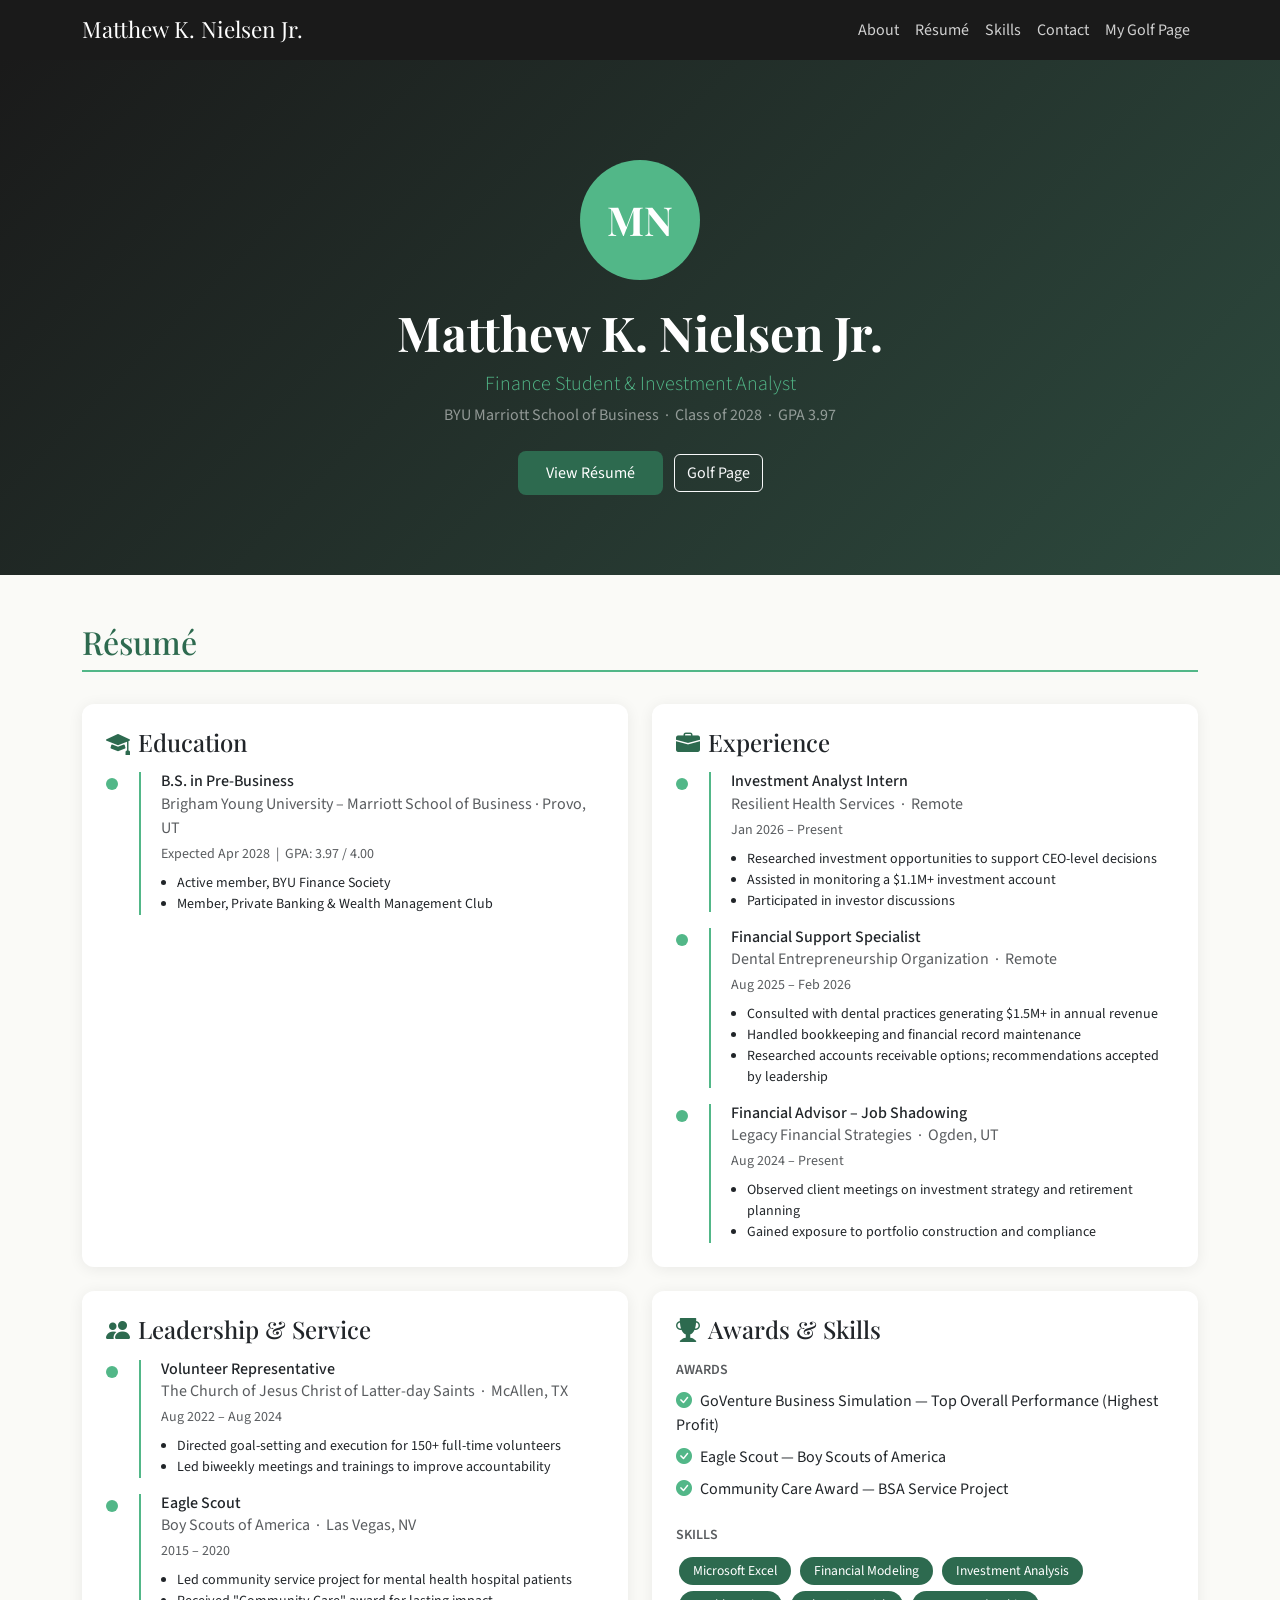
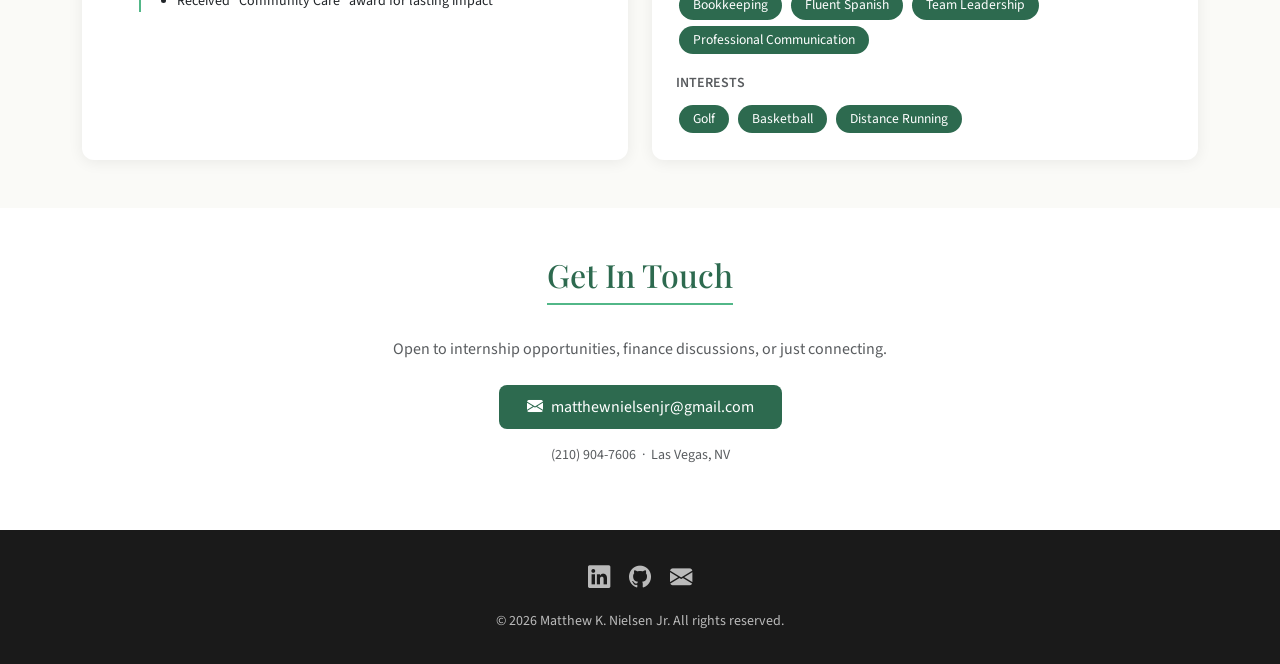
<file: index.html>
<!DOCTYPE html>
<html lang="en">
<head>
  <meta charset="UTF-8" />
  <meta name="viewport" content="width=device-width, initial-scale=1.0"/>
  <title>Matthew K. Nielsen Jr. | Portfolio</title>
  <link href="https://cdn.jsdelivr.net/npm/bootstrap@5.3.2/dist/css/bootstrap.min.css" rel="stylesheet"/>
  <link href="https://fonts.googleapis.com/css2?family=Playfair+Display:wght@400;700&family=Source+Sans+3:wght@300;400;600&display=swap" rel="stylesheet"/>
  <link rel="stylesheet" href="https://cdn.jsdelivr.net/npm/bootstrap-icons@1.11.3/font/bootstrap-icons.min.css"/>
  <style>
    :root {
      --green: #2d6a4f;
      --green-light: #52b788;
      --cream: #fafaf7;
      --dark: #1a1a1a;
    }
    body { font-family: 'Source Sans 3', sans-serif; background: var(--cream); color: var(--dark); }
    h1,h2,h3,h4 { font-family: 'Playfair Display', serif; }
    .navbar { background: var(--dark) !important; }
    .navbar-brand { font-family: 'Playfair Display', serif; font-size: 1.4rem; color: #fff !important; }
    .nav-link { color: rgba(255,255,255,0.8) !important; }
    .nav-link:hover { color: var(--green-light) !important; }
    .hero {
      background: linear-gradient(135deg, var(--dark) 0%, #2d4a3e 100%);
      color: white;
      padding: 100px 0 80px;
    }
    .hero-initials {
      width: 120px; height: 120px; border-radius: 50%;
      background: var(--green-light);
      display: flex; align-items: center; justify-content: center;
      font-family: 'Playfair Display', serif;
      font-size: 2.5rem; color: white; font-weight: 700;
      margin: 0 auto 1.5rem;
    }
    .section-title {
      color: var(--green);
      border-bottom: 2px solid var(--green-light);
      padding-bottom: 0.5rem;
      margin-bottom: 2rem;
    }
    .card { border: none; box-shadow: 0 2px 15px rgba(0,0,0,0.07); border-radius: 12px; }
    .skill-badge {
      background: var(--green);
      color: white;
      border-radius: 20px;
      padding: 4px 14px;
      font-size: 0.85rem;
      display: inline-block;
      margin: 3px;
    }
    .timeline-dot {
      width: 12px; height: 12px; border-radius: 50%;
      background: var(--green-light);
      margin-top: 6px; flex-shrink: 0;
    }
    .timeline-line {
      border-left: 2px solid var(--green-light);
      margin-left: 5px;
      padding-left: 20px;
      flex: 1;
    }
    footer { background: var(--dark); color: rgba(255,255,255,0.7); padding: 2rem 0; }
    .social-icon { color: rgba(255,255,255,0.7); font-size: 1.4rem; margin: 0 8px; transition: color 0.2s; }
    .social-icon:hover { color: var(--green-light); }
    .btn-green { background: var(--green); color: white; border: none; border-radius: 8px; padding: 10px 28px; }
    .btn-green:hover { background: var(--green-light); color: white; }
  </style>
</head>
<body>

<nav class="navbar navbar-expand-lg navbar-dark sticky-top">
  <div class="container">
    <a class="navbar-brand" href="#">Matthew K. Nielsen Jr.</a>
    <button class="navbar-toggler" type="button" data-bs-toggle="collapse" data-bs-target="#navMenu">
      <span class="navbar-toggler-icon"></span>
    </button>
    <div class="collapse navbar-collapse" id="navMenu">
      <ul class="navbar-nav ms-auto">
        <li class="nav-item"><a class="nav-link" href="#about">About</a></li>
        <li class="nav-item"><a class="nav-link" href="#resume">Résumé</a></li>
        <li class="nav-item"><a class="nav-link" href="#skills">Skills</a></li>
        <li class="nav-item"><a class="nav-link" href="#contact">Contact</a></li>
        <li class="nav-item"><a class="nav-link" href="scratch.html">My Golf Page</a></li>
      </ul>
    </div>
  </div>
</nav>

<!-- Hero -->
<section class="hero text-center" id="about">
  <div class="container">
    <div class="hero-initials">MN</div>
    <h1 class="display-5 fw-bold">Matthew K. Nielsen Jr.</h1>
    <p class="lead mb-1" style="color: var(--green-light);">Finance Student &amp; Investment Analyst</p>
    <p class="text-white-50 mb-4">BYU Marriott School of Business &nbsp;·&nbsp; Class of 2028 &nbsp;·&nbsp; GPA 3.97</p>
    <a href="#resume" class="btn btn-green me-2">View Résumé</a>
    <a href="scratch.html" class="btn btn-outline-light">Golf Page</a>
  </div>
</section>

<!-- Resume -->
<section class="py-5" id="resume">
  <div class="container">
    <h2 class="section-title">Résumé</h2>
    <div class="row g-4">

      <!-- Education -->
      <div class="col-lg-6">
        <div class="card p-4 h-100">
          <h4 class="mb-3"><i class="bi bi-mortarboard-fill me-2" style="color:var(--green)"></i>Education</h4>
          <div class="d-flex gap-3">
            <div><div class="timeline-dot"></div></div>
            <div class="timeline-line">
              <h6 class="mb-0">B.S. in Pre-Business</h6>
              <p class="text-muted mb-1">Brigham Young University – Marriott School of Business · Provo, UT</p>
              <p class="text-muted small mb-2">Expected Apr 2028 &nbsp;|&nbsp; GPA: 3.97 / 4.00</p>
              <ul class="small ps-3 mb-0">
                <li>Active member, BYU Finance Society</li>
                <li>Member, Private Banking &amp; Wealth Management Club</li>
              </ul>
            </div>
          </div>
        </div>
      </div>

      <!-- Experience -->
      <div class="col-lg-6">
        <div class="card p-4 h-100">
          <h4 class="mb-3"><i class="bi bi-briefcase-fill me-2" style="color:var(--green)"></i>Experience</h4>

          <div class="d-flex gap-3 mb-3">
            <div><div class="timeline-dot"></div></div>
            <div class="timeline-line">
              <h6 class="mb-0">Investment Analyst Intern</h6>
              <p class="text-muted mb-1">Resilient Health Services &nbsp;·&nbsp; Remote</p>
              <p class="text-muted small mb-2">Jan 2026 – Present</p>
              <ul class="small ps-3 mb-0">
                <li>Researched investment opportunities to support CEO-level decisions</li>
                <li>Assisted in monitoring a $1.1M+ investment account</li>
                <li>Participated in investor discussions</li>
              </ul>
            </div>
          </div>

          <div class="d-flex gap-3 mb-3">
            <div><div class="timeline-dot"></div></div>
            <div class="timeline-line">
              <h6 class="mb-0">Financial Support Specialist</h6>
              <p class="text-muted mb-1">Dental Entrepreneurship Organization &nbsp;·&nbsp; Remote</p>
              <p class="text-muted small mb-2">Aug 2025 – Feb 2026</p>
              <ul class="small ps-3 mb-0">
                <li>Consulted with dental practices generating $1.5M+ in annual revenue</li>
                <li>Handled bookkeeping and financial record maintenance</li>
                <li>Researched accounts receivable options; recommendations accepted by leadership</li>
              </ul>
            </div>
          </div>

          <div class="d-flex gap-3">
            <div><div class="timeline-dot"></div></div>
            <div class="timeline-line">
              <h6 class="mb-0">Financial Advisor – Job Shadowing</h6>
              <p class="text-muted mb-1">Legacy Financial Strategies &nbsp;·&nbsp; Ogden, UT</p>
              <p class="text-muted small mb-2">Aug 2024 – Present</p>
              <ul class="small ps-3 mb-0">
                <li>Observed client meetings on investment strategy and retirement planning</li>
                <li>Gained exposure to portfolio construction and compliance</li>
              </ul>
            </div>
          </div>
        </div>
      </div>

      <!-- Leadership & Service -->
      <div class="col-lg-6">
        <div class="card p-4 h-100">
          <h4 class="mb-3"><i class="bi bi-people-fill me-2" style="color:var(--green)"></i>Leadership &amp; Service</h4>

          <div class="d-flex gap-3 mb-3">
            <div><div class="timeline-dot"></div></div>
            <div class="timeline-line">
              <h6 class="mb-0">Volunteer Representative</h6>
              <p class="text-muted mb-1">The Church of Jesus Christ of Latter-day Saints &nbsp;·&nbsp; McAllen, TX</p>
              <p class="text-muted small mb-2">Aug 2022 – Aug 2024</p>
              <ul class="small ps-3 mb-0">
                <li>Directed goal-setting and execution for 150+ full-time volunteers</li>
                <li>Led biweekly meetings and trainings to improve accountability</li>
              </ul>
            </div>
          </div>

          <div class="d-flex gap-3">
            <div><div class="timeline-dot"></div></div>
            <div class="timeline-line">
              <h6 class="mb-0">Eagle Scout</h6>
              <p class="text-muted mb-1">Boy Scouts of America &nbsp;·&nbsp; Las Vegas, NV</p>
              <p class="text-muted small mb-2">2015 – 2020</p>
              <ul class="small ps-3 mb-0">
                <li>Led community service project for mental health hospital patients</li>
                <li>Received "Community Care" award for lasting impact</li>
              </ul>
            </div>
          </div>
        </div>
      </div>

      <!-- Awards & Skills -->
      <div class="col-lg-6" id="skills">
        <div class="card p-4 h-100">
          <h4 class="mb-3"><i class="bi bi-trophy-fill me-2" style="color:var(--green)"></i>Awards &amp; Skills</h4>

          <p class="text-muted small mb-2 fw-semibold text-uppercase">Awards</p>
          <ul class="list-unstyled mb-3">
            <li class="mb-2"><i class="bi bi-check-circle-fill me-2" style="color:var(--green-light)"></i>GoVenture Business Simulation — Top Overall Performance (Highest Profit)</li>
            <li class="mb-2"><i class="bi bi-check-circle-fill me-2" style="color:var(--green-light)"></i>Eagle Scout — Boy Scouts of America</li>
            <li class="mb-2"><i class="bi bi-check-circle-fill me-2" style="color:var(--green-light)"></i>Community Care Award — BSA Service Project</li>
          </ul>

          <p class="text-muted small mb-2 fw-semibold text-uppercase">Skills</p>
          <div class="mb-3">
            <span class="skill-badge">Microsoft Excel</span>
            <span class="skill-badge">Financial Modeling</span>
            <span class="skill-badge">Investment Analysis</span>
            <span class="skill-badge">Bookkeeping</span>
            <span class="skill-badge">Fluent Spanish</span>
            <span class="skill-badge">Team Leadership</span>
            <span class="skill-badge">Professional Communication</span>
          </div>

          <p class="text-muted small mb-2 fw-semibold text-uppercase">Interests</p>
          <div>
            <span class="skill-badge">Golf</span>
            <span class="skill-badge">Basketball</span>
            <span class="skill-badge">Distance Running</span>
          </div>
        </div>
      </div>

    </div>
  </div>
</section>

<!-- Contact -->
<section class="py-5 bg-white" id="contact">
  <div class="container text-center">
    <h2 class="section-title d-inline-block">Get In Touch</h2>
    <p class="text-muted mb-4">Open to internship opportunities, finance discussions, or just connecting.</p>
    <a href="mailto:matthewnielsenjr@gmail.com" class="btn btn-green">
      <i class="bi bi-envelope-fill me-2"></i>matthewnielsenjr@gmail.com
    </a>
    <p class="text-muted mt-3 small">(210) 904-7606 &nbsp;·&nbsp; Las Vegas, NV</p>
  </div>
</section>

<footer class="text-center">
  <div class="container">
    <div class="mb-3">
      <a href="https://linkedin.com" class="social-icon"><i class="bi bi-linkedin"></i></a>
      <a href="https://github.com" class="social-icon"><i class="bi bi-github"></i></a>
      <a href="mailto:matthewnielsenjr@gmail.com" class="social-icon"><i class="bi bi-envelope-fill"></i></a>
    </div>
    <p class="mb-0 small">&copy; 2026 Matthew K. Nielsen Jr. All rights reserved.</p>
  </div>
</footer>

<script src="https://cdn.jsdelivr.net/npm/bootstrap@5.3.2/dist/js/bootstrap.bundle.min.js"></script>
</body>
</html>
</file>
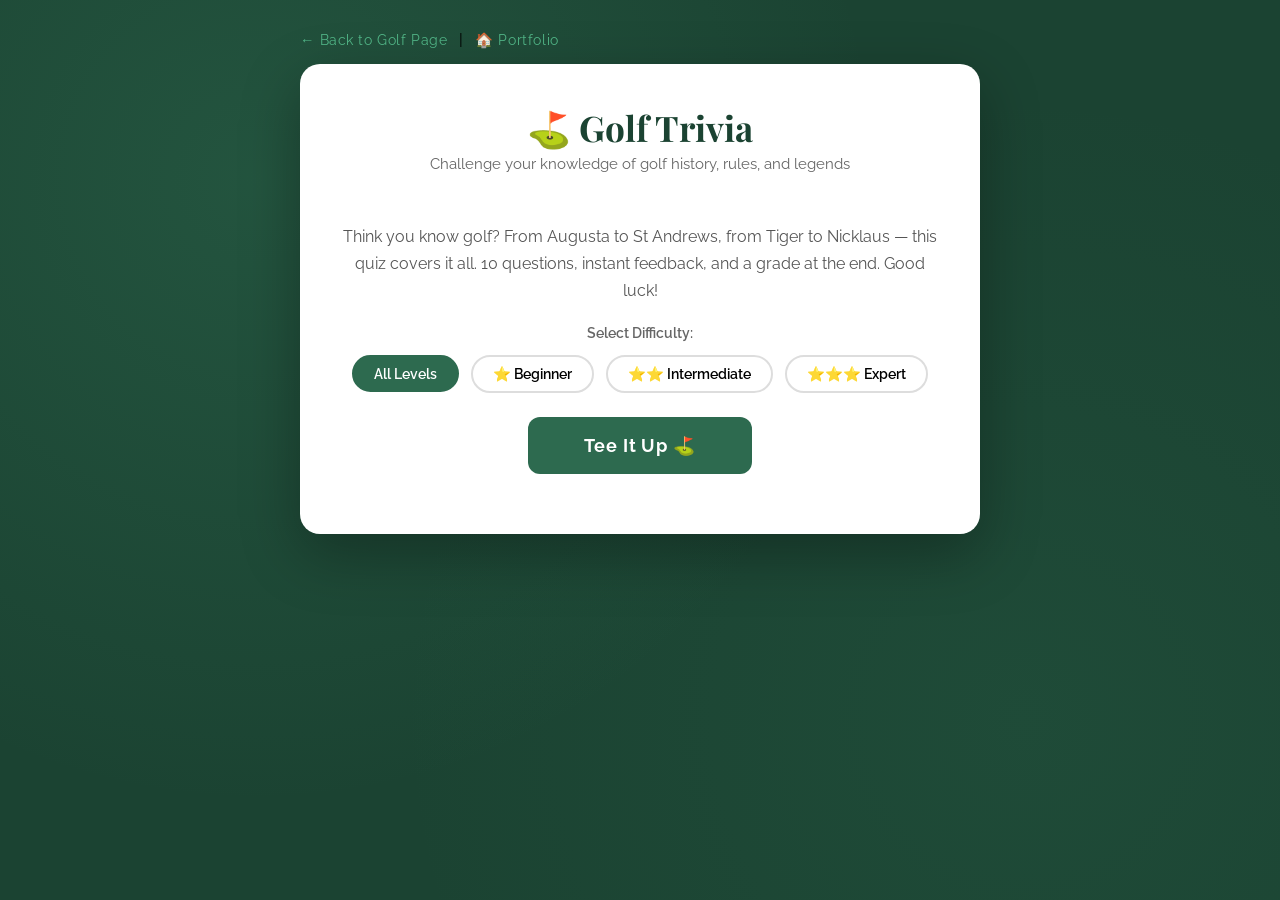
<file: app (1).html>
<!DOCTYPE html>
<html lang="en">
<head>
  <meta charset="UTF-8"/>
  <meta name="viewport" content="width=device-width, initial-scale=1.0"/>
  <title>Golf Trivia Challenge | Matthew Nielsen</title>
  <link href="https://fonts.googleapis.com/css2?family=Playfair+Display:wght@400;700&family=Raleway:wght@400;600;700&display=swap" rel="stylesheet"/>
  <style>
    :root {
      --green-dark: #1b4332;
      --green: #2d6a4f;
      --green-mid: #40916c;
      --green-light: #52b788;
      --green-pale: #d8f3dc;
      --sand: #f4e9d0;
      --flag: #e63946;
      --gold: #f4a261;
      --text: #1a1a1a;
    }
    * { box-sizing: border-box; margin: 0; padding: 0; }
    body {
      font-family: 'Raleway', sans-serif;
      background: var(--green-dark);
      min-height: 100vh;
      display: flex;
      flex-direction: column;
      align-items: center;
      padding: 20px;
      background-image:
        radial-gradient(circle at 20% 20%, rgba(82,183,136,0.15) 0%, transparent 50%),
        radial-gradient(circle at 80% 80%, rgba(64,145,108,0.1) 0%, transparent 50%);
    }
    .back-link { width:100%; max-width:680px; padding:10px 0 5px; }
    .back-link a { color:var(--green-light); text-decoration:none; font-size:0.9rem; letter-spacing:0.04em; }
    .back-link a:hover { color:white; }
    .game-card {
      background: white;
      border-radius: 20px;
      padding: 40px;
      max-width: 680px;
      width: 100%;
      margin-top: 10px;
      box-shadow: 0 20px 60px rgba(0,0,0,0.3);
    }
    .game-header { text-align:center; margin-bottom:30px; }
    .game-header h1 { font-family:'Playfair Display',serif; font-size:2.2rem; color:var(--green-dark); margin-bottom:4px; }
    .game-header p { color:#666; font-size:0.95rem; }
    .hud {
      display:flex; justify-content:space-between; align-items:center;
      background:var(--green-pale); border-radius:12px; padding:12px 20px; margin-bottom:24px;
    }
    .hud-item { text-align:center; }
    .hud-label { font-size:0.7rem; text-transform:uppercase; letter-spacing:0.08em; color:var(--green); margin-bottom:2px; }
    .hud-value { font-size:1.3rem; font-weight:700; color:var(--green-dark); }
    .progress-bar-bg { background:#e0e0e0; border-radius:10px; height:6px; margin-bottom:24px; overflow:hidden; }
    .progress-bar-fill { height:100%; background:linear-gradient(90deg,var(--green-mid),var(--green-light)); border-radius:10px; transition:width 0.5s ease; }
    .category-badge {
      display:inline-block; background:var(--green-pale); color:var(--green-dark);
      font-size:0.75rem; font-weight:700; letter-spacing:0.08em; text-transform:uppercase;
      border-radius:20px; padding:4px 14px; margin-bottom:12px;
    }
    .difficulty { margin-bottom:16px; }
    .difficulty span { font-size:0.75rem; color:#999; text-transform:uppercase; letter-spacing:0.05em; }
    .star { color:var(--gold); font-size:1rem; }
    .star.empty { color:#ddd; }
    .question-text {
      font-family:'Playfair Display',serif; font-size:1.35rem;
      color:var(--text); line-height:1.55; margin-bottom:28px; min-height:80px;
    }
    .options-grid { display:grid; grid-template-columns:1fr 1fr; gap:12px; margin-bottom:24px; }
    .option-btn {
      background:white; border:2px solid #e0e0e0; border-radius:12px;
      padding:16px 14px; font-family:'Raleway',sans-serif; font-size:0.95rem;
      font-weight:600; color:var(--text); cursor:pointer; text-align:left;
      transition:all 0.18s ease; line-height:1.3;
    }
    .option-btn:hover:not(:disabled) { border-color:var(--green-light); background:var(--green-pale); transform:translateY(-2px); }
    .option-btn.correct { background:#d1fae5; border-color:#10b981; color:#065f46; }
    .option-btn.wrong { background:#fee2e2; border-color:#ef4444; color:#7f1d1d; }
    .option-btn:disabled { cursor:not-allowed; }
    .feedback {
      border-radius:10px; padding:14px 18px; font-size:0.92rem;
      font-weight:600; margin-bottom:20px; display:none; line-height:1.5;
    }
    .feedback.correct-msg { background:#d1fae5; color:#065f46; border-left:4px solid #10b981; display:block; }
    .feedback.wrong-msg { background:#fee2e2; color:#7f1d1d; border-left:4px solid #ef4444; display:block; }
    .next-btn {
      width:100%; background:var(--green); color:white; border:none;
      border-radius:12px; padding:16px; font-family:'Raleway',sans-serif;
      font-size:1rem; font-weight:700; letter-spacing:0.05em;
      cursor:pointer; transition:background 0.2s; display:none;
    }
    .next-btn:hover { background:var(--green-mid); }
    .results-screen { text-align:center; padding:20px 0; }
    .results-screen .trophy { font-size:4rem; margin-bottom:12px; }
    .results-screen h2 { font-family:'Playfair Display',serif; font-size:2rem; color:var(--green-dark); margin-bottom:8px; }
    .score-big { font-size:3.5rem; font-weight:700; color:var(--green); margin:10px 0; }
    .score-label { font-size:1rem; color:#666; margin-bottom:20px; }
    .grade-badge { display:inline-block; border-radius:30px; padding:8px 24px; font-size:1.1rem; font-weight:700; margin-bottom:28px; }
    .results-summary { background:var(--green-pale); border-radius:12px; padding:16px 20px; margin-bottom:24px; text-align:left; }
    .results-summary p { font-size:0.9rem; color:var(--green-dark); margin:4px 0; }
    .play-again-btn {
      background:var(--green); color:white; border:none; border-radius:12px;
      padding:16px 48px; font-family:'Raleway',sans-serif; font-size:1rem;
      font-weight:700; cursor:pointer; margin-bottom:12px; transition:background 0.2s;
    }
    .play-again-btn:hover { background:var(--green-mid); }
    .start-screen { text-align:center; padding:20px 0; }
    .start-screen p { color:#555; line-height:1.7; margin-bottom:20px; }
    .diff-label { font-size:0.85rem; color:#666; margin-bottom:10px; font-weight:600; }
    .diff-btn {
      background:white; border:2px solid #ddd; border-radius:30px;
      padding:8px 20px; margin:4px; cursor:pointer;
      font-family:'Raleway',sans-serif; font-size:0.9rem; font-weight:600; transition:all 0.2s;
    }
    .diff-btn:hover, .diff-btn.active { background:var(--green); color:white; border-color:var(--green); }
    .start-btn {
      background:var(--green); color:white; border:none; border-radius:12px;
      padding:18px 56px; font-family:'Raleway',sans-serif; font-size:1.1rem;
      font-weight:700; cursor:pointer; transition:background 0.2s; letter-spacing:0.05em;
    }
    .start-btn:hover { background:var(--green-mid); }
    @media (max-width:520px) {
      .game-card { padding:24px 18px; }
      .options-grid { grid-template-columns:1fr; }
      .question-text { font-size:1.15rem; }
    }
  </style>
</head>
<body>

<div class="back-link">
  <a href="scratch.html">&#8592; Back to Golf Page</a>
  &nbsp;&nbsp;|&nbsp;&nbsp;
  <a href="index.html" style="color:var(--green-light); text-decoration:none; font-size:0.9rem;">&#127968; Portfolio</a>
</div>

<div class="game-card">
  <div class="game-header">
    <h1>&#9971; Golf Trivia</h1>
    <p>Challenge your knowledge of golf history, rules, and legends</p>
  </div>

  <!-- START SCREEN -->
  <div id="startScreen" class="start-screen">
    <p>Think you know golf? From Augusta to St Andrews, from Tiger to Nicklaus — this quiz covers it all. 10 questions, instant feedback, and a grade at the end. Good luck!</p>
    <div style="margin-bottom:20px;">
      <div class="diff-label">Select Difficulty:</div>
      <button class="diff-btn active" onclick="setDiff(this,'all')">All Levels</button>
      <button class="diff-btn" onclick="setDiff(this,'easy')">&#11088; Beginner</button>
      <button class="diff-btn" onclick="setDiff(this,'medium')">&#11088;&#11088; Intermediate</button>
      <button class="diff-btn" onclick="setDiff(this,'hard')">&#11088;&#11088;&#11088; Expert</button>
    </div>
    <button class="start-btn" onclick="startGame()">Tee It Up &#9971;</button>
  </div>

  <!-- GAME SCREEN -->
  <div id="gameScreen" style="display:none;">
    <div class="hud">
      <div class="hud-item">
        <div class="hud-label">Score</div>
        <div class="hud-value" id="scoreDisplay">0</div>
      </div>
      <div class="hud-item">
        <div class="hud-label">Question</div>
        <div class="hud-value" id="qNumDisplay">1/10</div>
      </div>
      <div class="hud-item">
        <div class="hud-label">Streak &#128293;</div>
        <div class="hud-value" id="streakDisplay">0</div>
      </div>
    </div>
    <div class="progress-bar-bg">
      <div class="progress-bar-fill" id="progressBar" style="width:0%"></div>
    </div>
    <div id="categoryBadge" class="category-badge"></div>
    <div id="difficultyStars" class="difficulty"></div>
    <div class="question-text" id="questionText"></div>
    <div class="options-grid" id="optionsGrid"></div>
    <div class="feedback" id="feedbackMsg"></div>
    <button class="next-btn" id="nextBtn" onclick="nextQuestion()">Next Question &#8594;</button>
  </div>

  <!-- RESULTS SCREEN -->
  <div id="resultsScreen" class="results-screen" style="display:none;"></div>
</div>

<script>
const ALL_QUESTIONS = [
  { category:"History", difficulty:"easy", q:"Which country is considered the birthplace of golf?", options:["England","Scotland","Ireland","United States"], answer:1, fact:"Golf originated in 15th-century Scotland. The Old Course at St Andrews has records of play dating back to 1457." },
  { category:"Majors", difficulty:"easy", q:"Which major championship is played at Augusta National Golf Club each April?", options:["The Open Championship","The US Open","The Masters","The PGA Championship"], answer:2, fact:"The Masters is held every April at Augusta National, co-designed by Bobby Jones and Alister MacKenzie, opened in 1933." },
  { category:"Scoring", difficulty:"easy", q:"What is the term for completing a hole in one stroke UNDER par?", options:["Eagle","Bogey","Birdie","Albatross"], answer:2, fact:"A birdie is 1-under par. Eagle is 2-under, bogey is 1-over, and an albatross (double eagle) is 3-under — extremely rare!" },
  { category:"Legends", difficulty:"easy", q:"Tiger Woods' nickname is 'Tiger' — but what is his real first name?", options:["Theodore","Eldrick","Edmund","Elliot"], answer:1, fact:"Tiger Woods was born Eldrick Tont Woods. His father Earl gave him the nickname 'Tiger' after a Vietnamese soldier and friend." },
  { category:"Rules", difficulty:"easy", q:"How many clubs is a golfer allowed to carry during a round?", options:["12","14","16","18"], answer:1, fact:"Rule 4.1b limits players to a maximum of 14 clubs. Carrying more results in a two-stroke penalty per hole, up to four strokes." },
  { category:"Majors", difficulty:"medium", q:"Who holds the record for the most career major championships with 18?", options:["Tiger Woods","Arnold Palmer","Jack Nicklaus","Gary Player"], answer:2, fact:"Jack Nicklaus — 'The Golden Bear' — won 18 majors between 1962 and 1986, a record Tiger Woods (15 majors) has not yet broken." },
  { category:"Courses", difficulty:"medium", q:"What is the famous stretch of holes 11, 12, and 13 at Augusta National called?", options:["Death Valley","The Devil's Triangle","Amen Corner","The Bermuda Holes"], answer:2, fact:"Amen Corner was named by writer Herbert Warren Wind in 1958. Rae's Creek has caused heartbreak for countless Masters contenders." },
  { category:"History", difficulty:"medium", q:"In what year did golf return to the Summer Olympics after a 112-year absence?", options:["2012","2016","2020","2004"], answer:1, fact:"Golf returned to the Olympics at the 2016 Rio Games. Great Britain's Justin Rose won the first men's gold medal of the modern era." },
  { category:"Equipment", difficulty:"medium", q:"How many dimples does a regulation golf ball typically have?", options:["100–200","200–300","300–500","500–800"], answer:2, fact:"Most golf balls have 300–500 dimples. They create turbulence that reduces drag and helps the ball fly farther and straighter." },
  { category:"Rules", difficulty:"medium", q:"What does a hole-in-one on a par 4 score relative to par?", options:["3 under (double eagle)","2 under (eagle)","1 under (birdie)","Even par"], answer:0, fact:"On a par 4, a hole-in-one is 3 strokes under par — technically a 'double eagle.' Gene Sarazen made the most famous one at Augusta in 1935." },
  { category:"Legends", difficulty:"hard", q:"Who was the first player to win all four professional major championships in a career (Career Grand Slam)?", options:["Ben Hogan","Gene Sarazen","Gary Player","Sam Snead"], answer:1, fact:"Gene Sarazen completed the Career Grand Slam in 1935, becoming the first to win all four professional majors." },
  { category:"History", difficulty:"hard", q:"What year was the Royal and Ancient Golf Club of St Andrews founded?", options:["1702","1754","1810","1860"], answer:1, fact:"The R&A was founded in 1754 by 22 noblemen. It governed golf worldwide (outside the US and Mexico) until 2004." },
  { category:"Majors", difficulty:"hard", q:"In what year was The Open Championship (British Open) first played?", options:["1860","1895","1934","1916"], answer:0, fact:"The first Open Championship was held in 1860 at Prestwick Golf Club, Scotland. Willie Park Sr. won with a score of 174 over 36 holes." },
  { category:"Courses", difficulty:"hard", q:"How many US Opens has Pebble Beach Golf Links hosted as of 2024?", options:["3","4","6","8"], answer:2, fact:"Pebble Beach has hosted 6 US Opens (1972, 1982, 1992, 2000, 2010, 2019). Tiger's 15-stroke win in 2000 is one of golf's greatest performances." },
  { category:"Legends", difficulty:"hard", q:"Which golfer holds the record for most PGA Tour wins in history?", options:["Jack Nicklaus","Arnold Palmer","Tiger Woods","Sam Snead"], answer:3, fact:"Sam Snead holds the record with 82 PGA Tour wins — tied with Tiger Woods as of 2024. Snead won across an incredible 30-year span." }
];

let selectedDiff = 'all';
let questions = [];
let current = 0, score = 0, streak = 0, answered = false;

function setDiff(btn, diff) {
  document.querySelectorAll('.diff-btn').forEach(b => b.classList.remove('active'));
  btn.classList.add('active');
  selectedDiff = diff;
}

function shuffle(arr) {
  const a = [...arr];
  for (let i = a.length - 1; i > 0; i--) {
    const j = Math.floor(Math.random() * (i + 1));
    [a[i], a[j]] = [a[j], a[i]];
  }
  return a;
}

function startGame() {
  let pool = selectedDiff === 'all' ? ALL_QUESTIONS : ALL_QUESTIONS.filter(q => q.difficulty === selectedDiff);
  if (pool.length < 10) pool = ALL_QUESTIONS;
  questions = shuffle(pool).slice(0, 10);
  current = 0; score = 0; streak = 0;
  document.getElementById('startScreen').style.display = 'none';
  document.getElementById('gameScreen').style.display = 'block';
  showQuestion();
}

function showQuestion() {
  answered = false;
  const q = questions[current];
  document.getElementById('qNumDisplay').textContent = `${current+1}/10`;
  document.getElementById('scoreDisplay').textContent = score;
  document.getElementById('streakDisplay').textContent = streak;
  document.getElementById('progressBar').style.width = `${(current/10)*100}%`;
  document.getElementById('categoryBadge').textContent = q.category;
  const diffMap = { easy:1, medium:2, hard:3 };
  const stars = diffMap[q.difficulty] || 1;
  let starsHtml = '';
  for (let i = 1; i <= 3; i++) starsHtml += `<span class="${i<=stars?'star':'star empty'}">&#11088;</span>`;
  document.getElementById('difficultyStars').innerHTML = `<span style="font-size:0.75rem;color:#999;text-transform:uppercase;letter-spacing:0.05em;margin-right:6px;">${q.difficulty}</span>${starsHtml}`;
  document.getElementById('questionText').textContent = q.q;
  document.getElementById('feedbackMsg').className = 'feedback';
  document.getElementById('feedbackMsg').textContent = '';
  document.getElementById('nextBtn').style.display = 'none';
  const grid = document.getElementById('optionsGrid');
  grid.innerHTML = '';
  const shuffledOpts = shuffle(q.options.map((text, i) => ({ text, orig: i })));
  shuffledOpts.forEach(opt => {
    const btn = document.createElement('button');
    btn.className = 'option-btn';
    btn.textContent = opt.text;
    btn.onclick = () => selectAnswer(btn, opt.orig === q.answer, q.fact, shuffledOpts, q.answer, grid);
    grid.appendChild(btn);
  });
}

function selectAnswer(clickedBtn, isCorrect, fact, shuffledOpts, correctIdx, grid) {
  if (answered) return;
  answered = true;
  grid.querySelectorAll('.option-btn').forEach((btn, i) => {
    btn.disabled = true;
    if (shuffledOpts[i].orig === correctIdx) btn.classList.add('correct');
  });
  const fb = document.getElementById('feedbackMsg');
  if (isCorrect) {
    clickedBtn.classList.add('correct');
    score++; streak++;
    const bonus = streak >= 3 ? ' &#128293; Hot streak!' : '';
    fb.className = 'feedback correct-msg';
    fb.innerHTML = `&#10004; Correct!${bonus} &mdash; ${fact}`;
  } else {
    clickedBtn.classList.add('wrong');
    streak = 0;
    fb.className = 'feedback wrong-msg';
    fb.innerHTML = `&#10008; Not quite. &mdash; ${fact}`;
  }
  document.getElementById('scoreDisplay').textContent = score;
  document.getElementById('streakDisplay').textContent = streak;
  document.getElementById('nextBtn').style.display = 'block';
  document.getElementById('nextBtn').textContent = current < 9 ? 'Next Question →' : 'See Results ⛳';
}

function nextQuestion() {
  current++;
  if (current >= 10) { showResults(); return; }
  showQuestion();
}

function showResults() {
  document.getElementById('gameScreen').style.display = 'none';
  const pct = Math.round((score / 10) * 100);
  let trophy, grade, gradeStyle, msg;
  if (score === 10) { trophy='🏆'; grade='HOLE IN ONE!'; msg='Perfect score! You are a true golf aficionado.'; gradeStyle='background:#fef9c3;color:#854d0e;'; }
  else if (score >= 8) { trophy='🦅'; grade='EAGLE'; msg="Outstanding! You know your golf inside and out."; gradeStyle='background:#d1fae5;color:#065f46;'; }
  else if (score >= 6) { trophy='🐦'; grade='BIRDIE'; msg='Good round! Solid overall with just a few gaps.'; gradeStyle='background:#dcfce7;color:#166534;'; }
  else if (score >= 4) { trophy='⛳'; grade='PAR'; msg="Right on par! Keep studying and you'll be shooting under soon."; gradeStyle='background:#e0f2fe;color:#0c4a6e;'; }
  else { trophy='😅'; grade='BOGEY'; msg='Time to hit the practice range! Golf knowledge takes time to build.'; gradeStyle='background:#fee2e2;color:#7f1d1d;'; }
  const rs = document.getElementById('resultsScreen');
  rs.innerHTML = `
    <div class="trophy">${trophy}</div>
    <h2>Round Complete!</h2>
    <div class="score-big">${score}/10</div>
    <div class="score-label">${pct}% correct</div>
    <div class="grade-badge" style="${gradeStyle}">${grade}</div>
    <div class="results-summary">
      <p>&#127919; You answered <strong>${score} out of 10</strong> questions correctly.</p>
      <p>&#128218; ${msg}</p>
    </div>
    <button class="play-again-btn" onclick="playAgain()">Play Again &#9971;</button><br/>
    <a href="scratch.html" style="display:inline-block;margin-top:10px;color:var(--green);font-size:0.9rem;text-decoration:none;">&#8592; Back to Golf Page</a>
  `;
  rs.style.display = 'block';
}

function playAgain() {
  document.getElementById('resultsScreen').style.display = 'none';
  document.getElementById('startScreen').style.display = 'block';
}
</script>
</body>
</html>
</file>
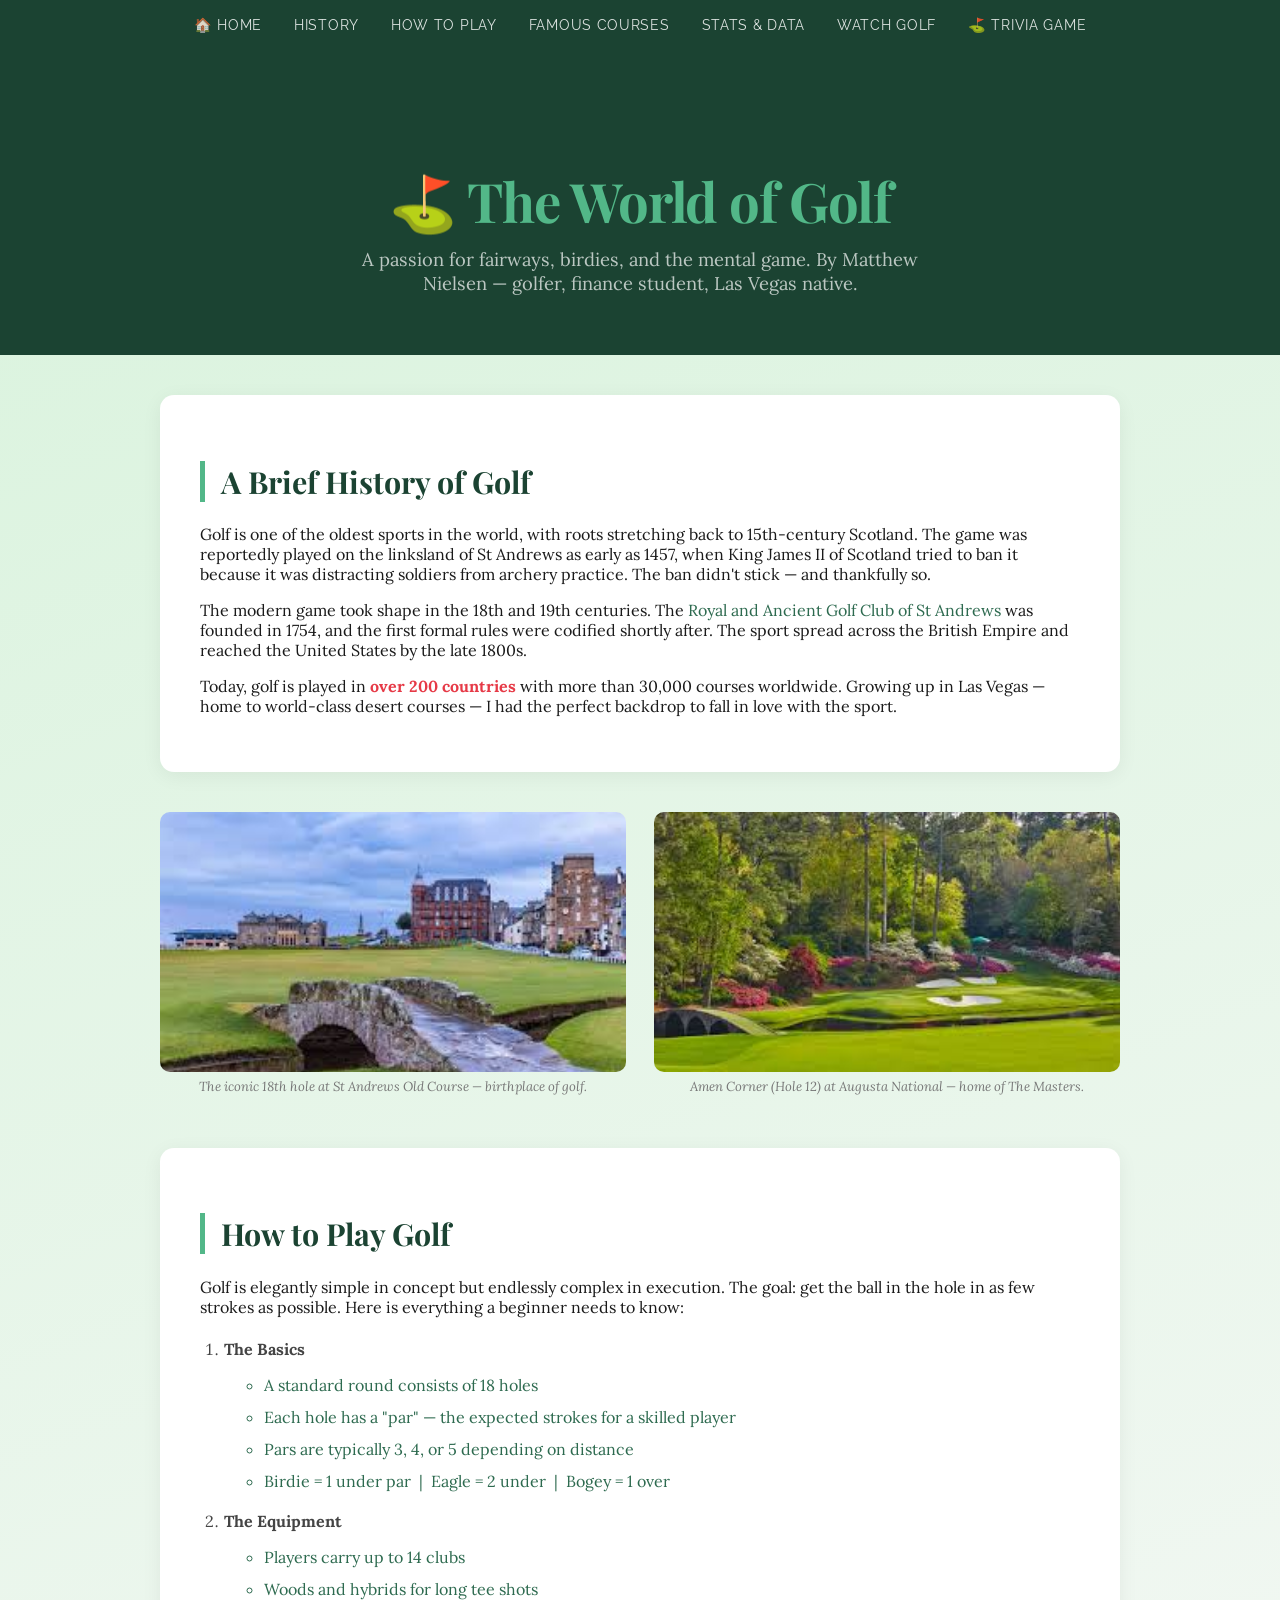
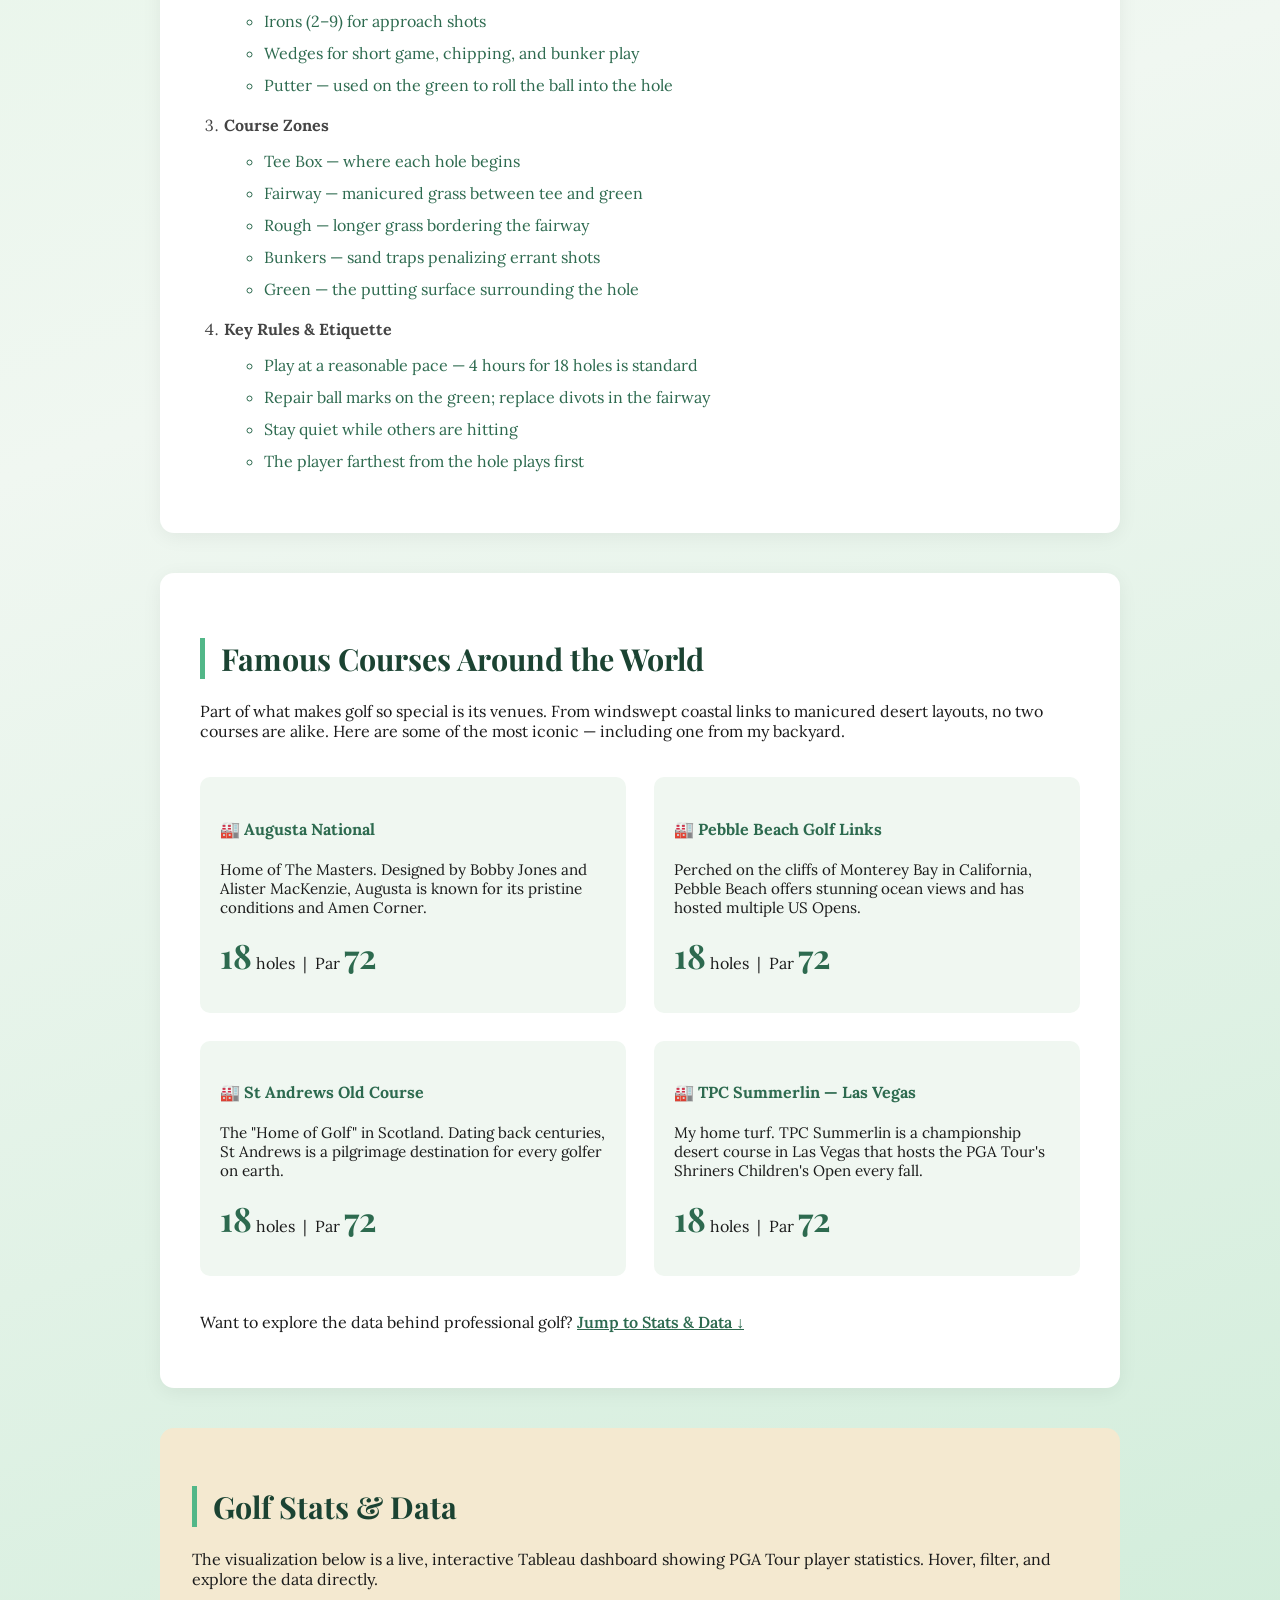
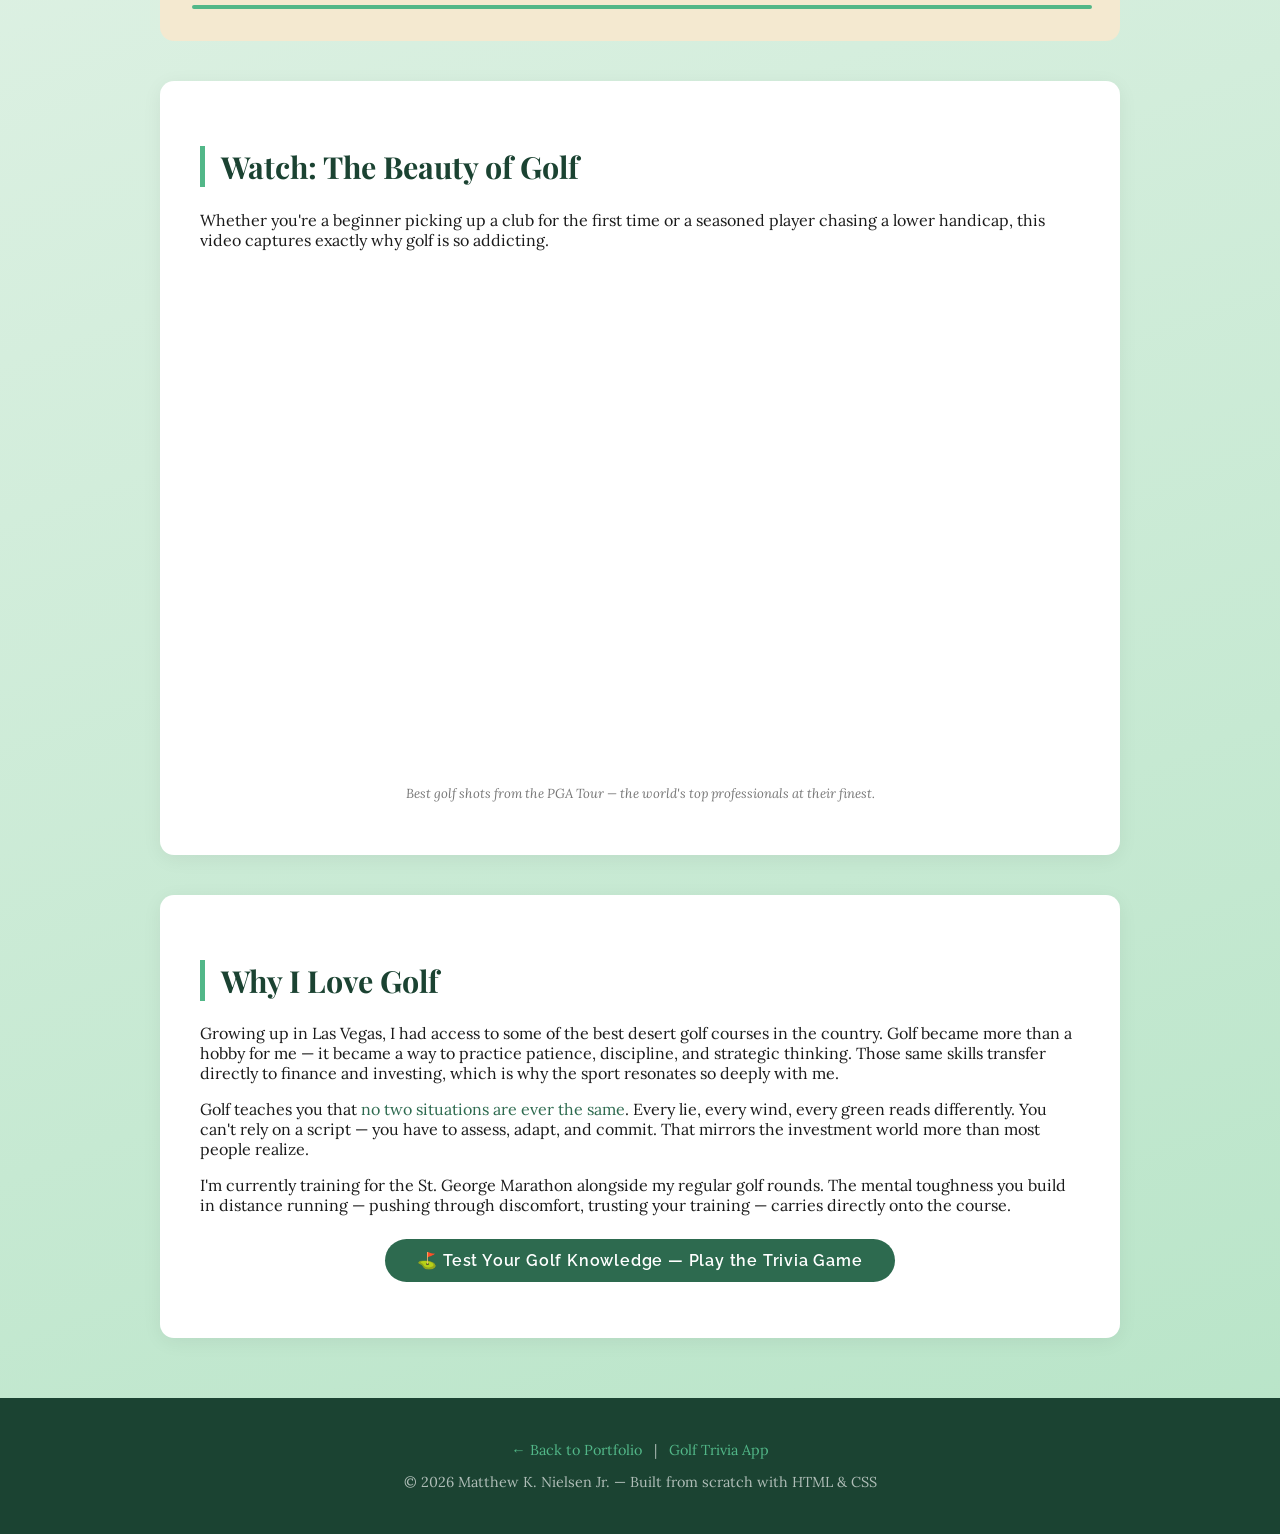
<file: scratch (4).html>
<!DOCTYPE html>
<html lang="en">
<head>
  <meta charset="UTF-8"/>
  <meta name="viewport" content="width=device-width, initial-scale=1.0"/>
  <title>The World of Golf | Matthew Nielsen</title>
  <link rel="stylesheet" href="style.css"/>
  <link href="https://fonts.googleapis.com/css2?family=Playfair+Display:wght@400;700&family=Lora:ital,wght@0,400;0,600;1,400&family=Raleway:wght@400;600&display=swap" rel="stylesheet"/>
</head>
<body class="page-bg">

<!-- Navigation -->
<nav class="site-nav" role="navigation">
  <div style="text-align:center;">
    <a href="index.html">&#127968; Home</a>
    <a href="#history">History</a>
    <a href="#how-to-play">How to Play</a>
    <a href="#courses">Famous Courses</a>
    <a href="#stats">Stats &amp; Data</a>
    <a href="#video">Watch Golf</a>
    <a href="app.html">&#9971; Trivia Game</a>
  </div>
</nav>

<!-- Hero -->
<header class="hero-section">
  <h1>&#9971; The World of Golf</h1>
  <p>A passion for fairways, birdies, and the mental game. By Matthew Nielsen — golfer, finance student, Las Vegas native.</p>
</header>

<div class="content-wrapper">

  <!-- History -->
  <div class="section-block anchor-target" id="history">
    <h2 class="section-heading">A Brief History of Golf</h2>
    <p>Golf is one of the oldest sports in the world, with roots stretching back to 15th-century Scotland. The game was reportedly played on the linksland of St Andrews as early as 1457, when King James II of Scotland tried to ban it because it was distracting soldiers from archery practice. The ban didn't stick — and thankfully so.</p>
    <p>The modern game took shape in the 18th and 19th centuries. The <span class="text-green">Royal and Ancient Golf Club of St Andrews</span> was founded in 1754, and the first formal rules were codified shortly after. The sport spread across the British Empire and reached the United States by the late 1800s.</p>
    <p>Today, golf is played in <span class="text-flag">over 200 countries</span> with more than 30,000 courses worldwide. Growing up in Las Vegas — home to world-class desert courses — I had the perfect backdrop to fall in love with the sport.</p>
  </div>

  <!-- Images -->
  <div class="two-col">
    <div>
      <img
        src="andrews.jpg"
        alt="18th hole at St Andrews Old Course, Scotland"
        class="golf-img"
        style="height:260px;"/>
      <p class="img-caption">The iconic 18th hole at St Andrews Old Course — birthplace of golf.</p>
    </div>
    <div>
      <img
        src="augusta.jpg"
        alt="Amen Corner hole 12 at Augusta National"
        class="golf-img"
        style="height:260px;"/>
      <p class="img-caption">Amen Corner (Hole 12) at Augusta National — home of The Masters.</p>
    </div>
  </div>

  <!-- How to Play — nested lists (REQUIRED) -->
  <div class="section-block anchor-target" id="how-to-play">
    <h2 class="section-heading">How to Play Golf</h2>
    <p>Golf is elegantly simple in concept but endlessly complex in execution. The goal: get the ball in the hole in as few strokes as possible. Here is everything a beginner needs to know:</p>

    <div class="styled-list">
      <!-- Ordered list with unordered lists embedded inside -->
      <ol>
        <li><strong>The Basics</strong>
          <ul>
            <li>A standard round consists of 18 holes</li>
            <li>Each hole has a "par" — the expected strokes for a skilled player</li>
            <li>Pars are typically 3, 4, or 5 depending on distance</li>
            <li>Birdie = 1 under par &nbsp;|&nbsp; Eagle = 2 under &nbsp;|&nbsp; Bogey = 1 over</li>
          </ul>
        </li>
        <li><strong>The Equipment</strong>
          <ul>
            <li>Players carry up to 14 clubs</li>
            <li>Woods and hybrids for long tee shots</li>
            <li>Irons (2–9) for approach shots</li>
            <li>Wedges for short game, chipping, and bunker play</li>
            <li>Putter — used on the green to roll the ball into the hole</li>
          </ul>
        </li>
        <li><strong>Course Zones</strong>
          <ul>
            <li>Tee Box — where each hole begins</li>
            <li>Fairway — manicured grass between tee and green</li>
            <li>Rough — longer grass bordering the fairway</li>
            <li>Bunkers — sand traps penalizing errant shots</li>
            <li>Green — the putting surface surrounding the hole</li>
          </ul>
        </li>
        <li><strong>Key Rules &amp; Etiquette</strong>
          <ul>
            <li>Play at a reasonable pace — 4 hours for 18 holes is standard</li>
            <li>Repair ball marks on the green; replace divots in the fairway</li>
            <li>Stay quiet while others are hitting</li>
            <li>The player farthest from the hole plays first</li>
          </ul>
        </li>
      </ol>
    </div>
  </div>

  <!-- Famous Courses — includes on-page anchor -->
  <div class="section-block anchor-target" id="courses">
    <h2 class="section-heading">Famous Courses Around the World</h2>
    <p>Part of what makes golf so special is its venues. From windswept coastal links to manicured desert layouts, no two courses are alike. Here are some of the most iconic — including one from my backyard.</p>

    <div class="two-col">
      <div style="background:#f0f7f1; border-radius:10px; padding:20px;">
        <h4 class="text-green">&#127981; Augusta National</h4>
        <p style="font-size:0.95rem;">Home of The Masters. Designed by Bobby Jones and Alister MacKenzie, Augusta is known for its pristine conditions and Amen Corner.</p>
        <p><span class="highlight-stat">18</span> holes &nbsp;|&nbsp; Par <span class="highlight-stat">72</span></p>
      </div>
      <div style="background:#f0f7f1; border-radius:10px; padding:20px;">
        <h4 class="text-green">&#127981; Pebble Beach Golf Links</h4>
        <p style="font-size:0.95rem;">Perched on the cliffs of Monterey Bay in California, Pebble Beach offers stunning ocean views and has hosted multiple US Opens.</p>
        <p><span class="highlight-stat">18</span> holes &nbsp;|&nbsp; Par <span class="highlight-stat">72</span></p>
      </div>
      <div style="background:#f0f7f1; border-radius:10px; padding:20px;">
        <h4 class="text-green">&#127981; St Andrews Old Course</h4>
        <p style="font-size:0.95rem;">The "Home of Golf" in Scotland. Dating back centuries, St Andrews is a pilgrimage destination for every golfer on earth.</p>
        <p><span class="highlight-stat">18</span> holes &nbsp;|&nbsp; Par <span class="highlight-stat">72</span></p>
      </div>
      <div style="background:#f0f7f1; border-radius:10px; padding:20px;">
        <h4 class="text-green">&#127981; TPC Summerlin — Las Vegas</h4>
        <p style="font-size:0.95rem;">My home turf. TPC Summerlin is a championship desert course in Las Vegas that hosts the PGA Tour's Shriners Children's Open every fall.</p>
        <p><span class="highlight-stat">18</span> holes &nbsp;|&nbsp; Par <span class="highlight-stat">72</span></p>
      </div>
    </div>

    <!-- On-page anchor jump link -->
    <p style="margin-top:1rem;">
      Want to explore the data behind professional golf?
      <a href="#stats" style="color:var(--fairway); font-weight:600;">Jump to Stats &amp; Data &#8595;</a>
    </p>
  </div>

  <!-- Tableau Section -->
  <div class="media-block anchor-target" id="stats">
    <h2 class="section-heading">Golf Stats &amp; Data</h2>
    <p>The visualization below is a live, interactive Tableau dashboard showing PGA Tour player statistics. Hover, filter, and explore the data directly.</p>

    <!-- Live interactive Tableau embed -->
    <div class="tableau-container">
      <div class='tableauPlaceholder' id='viz1776223336743' style='position: relative'>
        <noscript>
          <a href='#'>
            <img alt='DrewbyNet Leverage' src='https://public.tableau.com/static/images/PG/PGALeverageViz/DrewbyNetLeverage/1_rss.png' style='border: none'/>
          </a>
        </noscript>
        <object class='tableauViz' style='display:none;'>
          <param name='host_url' value='https%3A%2F%2Fpublic.tableau.com%2F'/>
          <param name='embed_code_version' value='3'/>
          <param name='site_root' value=''/>
          <param name='name' value='PGALeverageViz/DrewbyNetLeverage'/>
          <param name='tabs' value='no'/>
          <param name='toolbar' value='yes'/>
          <param name='static_image' value='https://public.tableau.com/static/images/PG/PGALeverageViz/DrewbyNetLeverage/1.png'/>
          <param name='animate_transition' value='yes'/>
          <param name='display_static_image' value='yes'/>
          <param name='display_spinner' value='yes'/>
          <param name='display_overlay' value='yes'/>
          <param name='display_count' value='yes'/>
          <param name='language' value='en-US'/>
        </object>
      </div>
    </div>
    <script type='text/javascript'>
      var divElement = document.getElementById('viz1776223336743');
      var vizElement = divElement.getElementsByTagName('object')[0];
      vizElement.style.width='100%';
      vizElement.style.height=(divElement.offsetWidth*0.75)+'px';
      var scriptElement = document.createElement('script');
      scriptElement.src = 'https://public.tableau.com/javascripts/api/viz_v1.js';
      vizElement.parentNode.insertBefore(scriptElement, vizElement);
    </script>
  </div>

  <!-- YouTube Video (REQUIRED) -->
  <div class="section-block anchor-target" id="video">
    <h2 class="section-heading">Watch: The Beauty of Golf</h2>
    <p>Whether you're a beginner picking up a club for the first time or a seasoned player chasing a lower handicap, this video captures exactly why golf is so addicting.</p>

    <div style="position:relative; padding-bottom:56.25%; height:0; overflow:hidden; border-radius:10px; margin:20px 0;">
      <iframe
        src="https://www.youtube.com/embed/X9mxbN2Tjrk"
        title="Golf Highlights – PGA Tour Best Shots"
        frameborder="0"
        allow="accelerometer; autoplay; clipboard-write; encrypted-media; gyroscope; picture-in-picture; web-share"
        allowfullscreen
        style="position:absolute; top:0; left:0; width:100%; height:100%; border-radius:10px;">
      </iframe>
    </div>
    <p class="img-caption">Best golf shots from the PGA Tour — the world's top professionals at their finest.</p>
  </div>

  <!-- About Me / Golf Story -->
  <div class="section-block">
    <h2 class="section-heading">Why I Love Golf</h2>
    <p>Growing up in Las Vegas, I had access to some of the best desert golf courses in the country. Golf became more than a hobby for me — it became a way to practice patience, discipline, and strategic thinking. Those same skills transfer directly to finance and investing, which is why the sport resonates so deeply with me.</p>
    <p>Golf teaches you that <span class="text-green">no two situations are ever the same</span>. Every lie, every wind, every green reads differently. You can't rely on a script — you have to assess, adapt, and commit. That mirrors the investment world more than most people realize.</p>
    <p>I'm currently training for the St. George Marathon alongside my regular golf rounds. The mental toughness you build in distance running — pushing through discomfort, trusting your training — carries directly onto the course.</p>
    <p style="margin-top:1.5rem; text-align:center;">
      <a href="app.html" style="background:var(--fairway); color:white; text-decoration:none; border-radius:30px; padding:12px 32px; font-family:'Raleway',sans-serif; font-weight:600; letter-spacing:0.05em; display:inline-block;">
        &#9971; Test Your Golf Knowledge — Play the Trivia Game
      </a>
    </p>
  </div>

</div><!-- end content-wrapper -->

<footer class="site-footer">
  <p>
    <a href="index.html">&#8592; Back to Portfolio</a>
    &nbsp;&nbsp;|&nbsp;&nbsp;
    <a href="app.html">Golf Trivia App</a>
  </p>
  <p style="margin-top:8px;">&copy; 2026 Matthew K. Nielsen Jr. &mdash; Built from scratch with HTML &amp; CSS</p>
</footer>

</body>
</html>
</file>
<file: style.css>
/* Matthew Nielsen - Golf Scratch Page Stylesheet */

/* ── Variables ── */
:root {
  --fairway: #2d6a4f;
  --fairway-light: #52b788;
  --rough: #1b4332;
  --sand: #f4e9d0;
  --flag: #e63946;
  --gold: #f4a261;
  --text-dark: #1a1a1a;
  --text-mid: #444;
  --text-light: #777;
}

/* ── Base ── */
body {
  font-family: 'Lora', Georgia, serif;
  color: var(--text-dark);
  margin: 0;
  padding: 0;
  background-color: #f0f7f1;
}

/* ── Background ── */
.page-bg {
  background: linear-gradient(160deg, #d8f3dc 0%, #f0f7f1 40%, #b7e4c7 100%);
  min-height: 100vh;
}

/* ── Navigation ── */
.site-nav {
  background-color: var(--rough);
  padding: 14px 0;
  position: sticky;
  top: 0;
  z-index: 100;
}

.site-nav a {
  color: rgba(255,255,255,0.85);
  text-decoration: none;
  margin: 0 14px;
  font-family: 'Raleway', sans-serif;
  font-size: 0.88rem;
  letter-spacing: 0.05em;
  text-transform: uppercase;
  transition: color 0.2s;
}

.site-nav a:hover {
  color: var(--fairway-light);
}

/* ── Hero ── */
.hero-section {
  text-align: center;
  padding: 80px 20px 60px;
  background: var(--rough);
  color: white;
}

.hero-section h1 {
  font-family: 'Playfair Display', Georgia, serif;
  font-size: 3.4rem;
  color: var(--fairway-light);
  margin-bottom: 10px;
  letter-spacing: -0.02em;
}

.hero-section p {
  font-size: 1.15rem;
  color: rgba(255,255,255,0.7);
  max-width: 580px;
  margin: 0 auto;
}

/* ── Section Headings ── */
.section-heading {
  font-family: 'Playfair Display', Georgia, serif;
  font-size: 1.9rem;
  color: var(--rough);
  border-left: 5px solid var(--fairway-light);
  padding-left: 16px;
  margin-bottom: 1.4rem;
}

/* ── Layout Divs ── */
.content-wrapper {
  max-width: 960px;
  margin: 0 auto;
  padding: 0 20px;
}

.section-block {
  background: white;
  border-radius: 14px;
  padding: 40px;
  margin: 40px 0;
  box-shadow: 0 4px 20px rgba(0,0,0,0.06);
}

.two-col {
  display: grid;
  grid-template-columns: 1fr 1fr;
  gap: 28px;
  margin: 36px 0;
}

.media-block {
  background: var(--sand);
  border-radius: 14px;
  padding: 32px;
  margin: 40px 0;
}

/* ── Images ── */
.golf-img {
  width: 100%;
  border-radius: 10px;
  object-fit: cover;
  display: block;
}

.img-caption {
  font-size: 0.82rem;
  color: var(--text-light);
  text-align: center;
  margin-top: 6px;
  font-style: italic;
}

/* ── Lists ── */
.styled-list ol {
  font-size: 1rem;
  line-height: 2;
  color: var(--text-mid);
  padding-left: 1.5rem;
}

.styled-list ul {
  margin-top: 4px;
  margin-bottom: 8px;
  color: var(--fairway);
}

/* ── Font Colors ── */
.text-green {
  color: var(--fairway);
}

.text-flag {
  color: var(--flag);
  font-weight: 700;
}

.highlight-stat {
  font-size: 2.1rem;
  font-weight: 700;
  color: var(--fairway);
  font-family: 'Playfair Display', Georgia, serif;
}

/* ── Anchor target offset ── */
.anchor-target {
  scroll-margin-top: 80px;
}

/* ── Tableau ── */
.tableau-container {
  width: 100%;
  overflow: hidden;
  border-radius: 10px;
  border: 2px solid var(--fairway-light);
}

/* ── Footer ── */
.site-footer {
  background: var(--rough);
  color: rgba(255,255,255,0.65);
  text-align: center;
  padding: 28px 20px;
  font-size: 0.9rem;
  margin-top: 60px;
}

.site-footer a {
  color: var(--fairway-light);
  text-decoration: none;
}

/* ── Responsive ── */
@media (max-width: 680px) {
  .two-col { grid-template-columns: 1fr; }
  .hero-section h1 { font-size: 2.2rem; }
  .section-block { padding: 24px 18px; }
}
</file>
